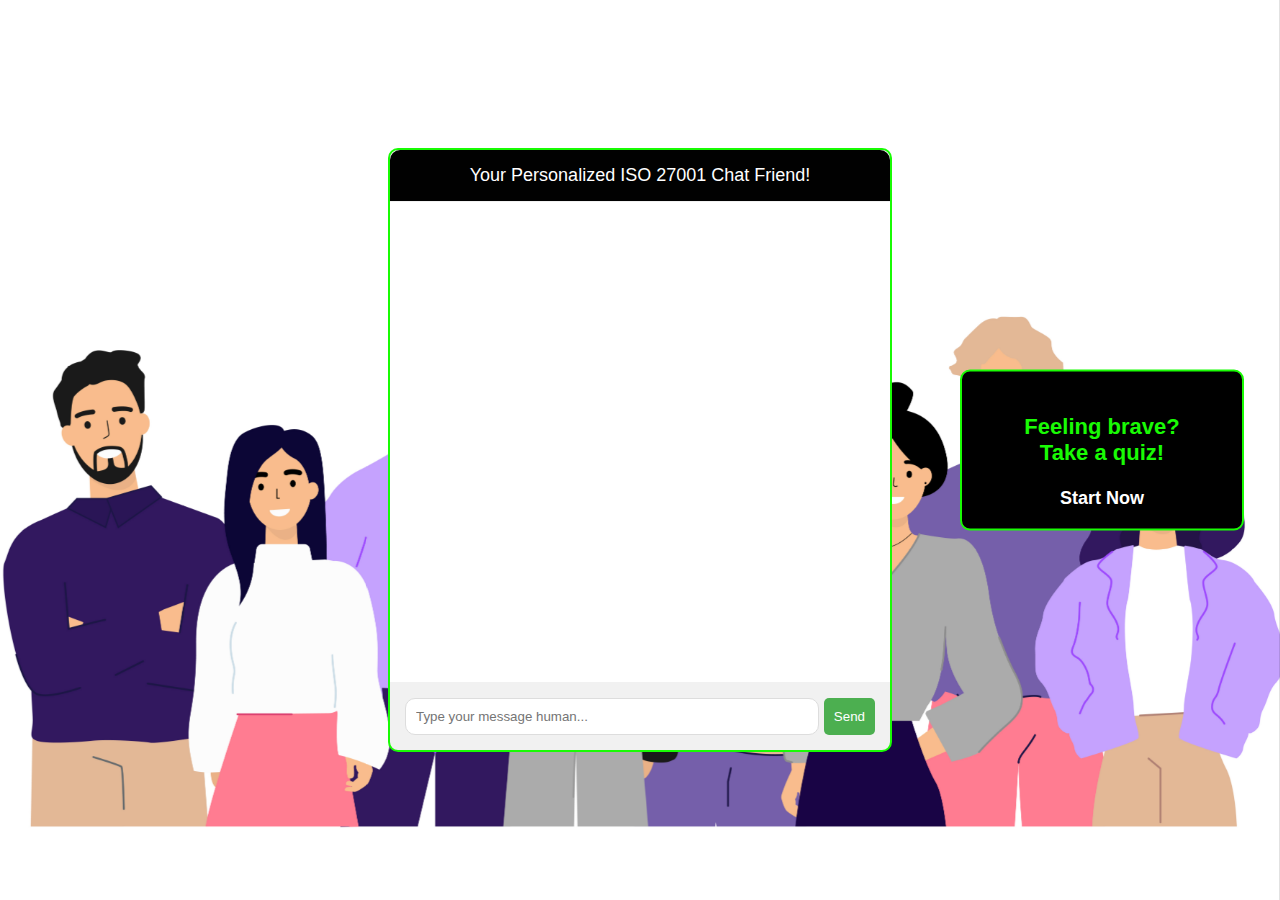
<file: chatbot.html>
<!DOCTYPE html>
<html lang="en">

<head>
    <meta charset="UTF-8">
    <meta name="viewport" content="width=device-width, initial-scale=1.0">
    <title>Simple Chat Widget</title>
    <style>
        /* Updated styling for a larger chat widget centered in the page */
        #chat-box {
            position: absolute;
            top: 50%;
            left: 50%;
            transform: translate(-50%, -50%);
            width: 500px;
            height: 600px;
            background-color: #f1f1f1;
            border-radius: 10px;
            border: 2px solid #19fb04;
            display: flex;
            flex-direction: column;
            justify-content: space-between;
            font-family: Arial, sans-serif;
        }

        #chat-header {
            background-color: #010101;
            color: white;
            padding: 15px;
            text-align: center;
            border-radius: 10px 10px 0 0;
            font-size: 18px;
        }

        #chat-content {
            padding: 15px;
            height: 450px;
            overflow-y: auto;
            background-color: #fff;
        }

        #chat-content p {
            margin: 5px 0;
        }

        .user-message {
            color: #1E90FF;
            font-weight: bold;
        }

        .bot-message {
            color: #1ea11e;
            font-weight: bold;
        }

        #user-message {
            padding: 10px;
            border: 1px solid #ddd;
            border-radius: 10px;
            width: calc(100% - 40px);
            margin-right: 5px;
        }

        #send-button {
            background-color: #4CAF50;
            color: white;
            border: none;
            padding: 10px;
            cursor: pointer;
            border-radius: 5px;
        }

        #send-button:hover {
            background-color: #45a049;
        }

        #chat-input {
            padding: 15px;
            display: flex;
        }

        /* Static Quiz link container */
        #quiz-link-container {
            position: absolute;
            top: 50%;
            left: calc(50% + 320px); /* Positioned to the right of the chat box */
            transform: translateY(-50%);
            background-color: #000;
            padding: 20px;
            border-radius: 10px;
            border: 2px solid #19fb04;
            font-family: Arial, sans-serif;
            width: 240px;
            text-align: center;
        }

        #quiz-link-container p {
            color: #19fb04;
            font-weight: bold;
            font-size: 22px;
        }

        #quiz-link-container a {
            text-decoration: none;
            color: #ffffff;
            font-weight: bold;
            font-size: 18px;
            display: block;
            margin-top: 10px;
            animation: glowing 1.5s infinite; /* Added the glowing animation */
        }

        @keyframes glowing {
            0% {
                text-shadow: 0 0 5px #19fb04, 0 0 10px #19fb04, 0 0 15px #19fb04, 0 0 20px #19fb04;
                color: #ffffff; /* Glowing color */
            }
            50% {
                text-shadow: 0 0 20px #19fb04, 0 0 30px #19fb04, 0 0 40px #19fb04, 0 0 50px #19fb04;
                color: #19fb04; /* Light up */
            }
            100% {
                text-shadow: 0 0 5px #19fb04, 0 0 10px #19fb04, 0 0 15px #19fb04, 0 0 20px #19fb04;
                color: #ffffff; /* Dim again */
            }
        }

        /* Background from original page */
        body.is-preload {
            background: #000;
        }

        #bg {
            background-image: url('images/5471.jpg');
            background-size: cover;
            background-position: center;
            background-attachment: fixed;
            position: fixed;
            top: 0;
            left: 0;
            width: 100%;
            height: 100%;
            z-index: -1;
        }
    </style>
</head>

<body class="is-preload">
    <!-- Background Image -->
    <div id="bg"></div>

    <!-- Chat Box -->
    <div id="chat-box">
        <div id="chat-header">Your Personalized ISO 27001 Chat Friend!</div>
        <div id="chat-content">
            <!-- Chat messages will appear here -->
        </div>
        <div id="chat-input">
            <input type="text" id="user-message" placeholder="Type your message human..." />
            <button id="send-button" onclick="sendMessage()">Send</button>
        </div>
    </div>

    <!-- Static Quiz Link Container -->
    <div id="quiz-link-container">
        <p>Feeling brave? <br> Take a quiz!</p>
        <a href="quiz.html" target="_blank">Start Now</a>
    </div>

    <script>
        const responses = {
            "Hi, how is your day going?": "Oh you know, living the AI dream!",
            "What is your favorite hobby?": "Chatting with you, of course!",
            "What is an Information Security Policy?": "It's how you protect information assets.",
            "What is the scope of a policy?": "It defines what systems and processes it covers.",
            "Who should be the policy owner?": "The person responsible for maintaining the policy.",
            "Why have an effective date?": "It shows when the policy is applied.",
            "What is MFA?": "Multi-Factor Authentication adds extra security layers.",
            "What are ISO 27001 controls?": "They are measures to protect information assets.",
            "What is RBAC?": "Role-Based Access Control limits access based on roles.",
            "When should access be reviewed?": "Regularly to ensure it's still appropriate.",
            "What’s in a password policy?": "It includes rules on complexity and expiration.",
            "What is Segregation of Duties?": "It prevents one person from having too much control."
        };

        function sendMessage() {
            const messageInput = document.getElementById('user-message');
            const chatContent = document.getElementById('chat-content');
            const message = messageInput.value;

            if (message.trim() !== "") {
                const userMessage = document.createElement('p');
                userMessage.textContent = `You: ${message}`;
                userMessage.classList.add('user-message');
                chatContent.appendChild(userMessage);

                const botMessage = document.createElement('p');
                if (responses[message]) {
                    botMessage.textContent = `Bot: ${responses[message]}`;
                } else {
                    botMessage.textContent = "Bot: I'm just a simple bot! You can ask me about ISO 27001 policies or fun questions!";
                }
                botMessage.classList.add('bot-message');
                chatContent.appendChild(botMessage);

                messageInput.value = '';

                chatContent.scrollTop = chatContent.scrollHeight;
            }
        }
    </script>

</body>

</html>
</file>
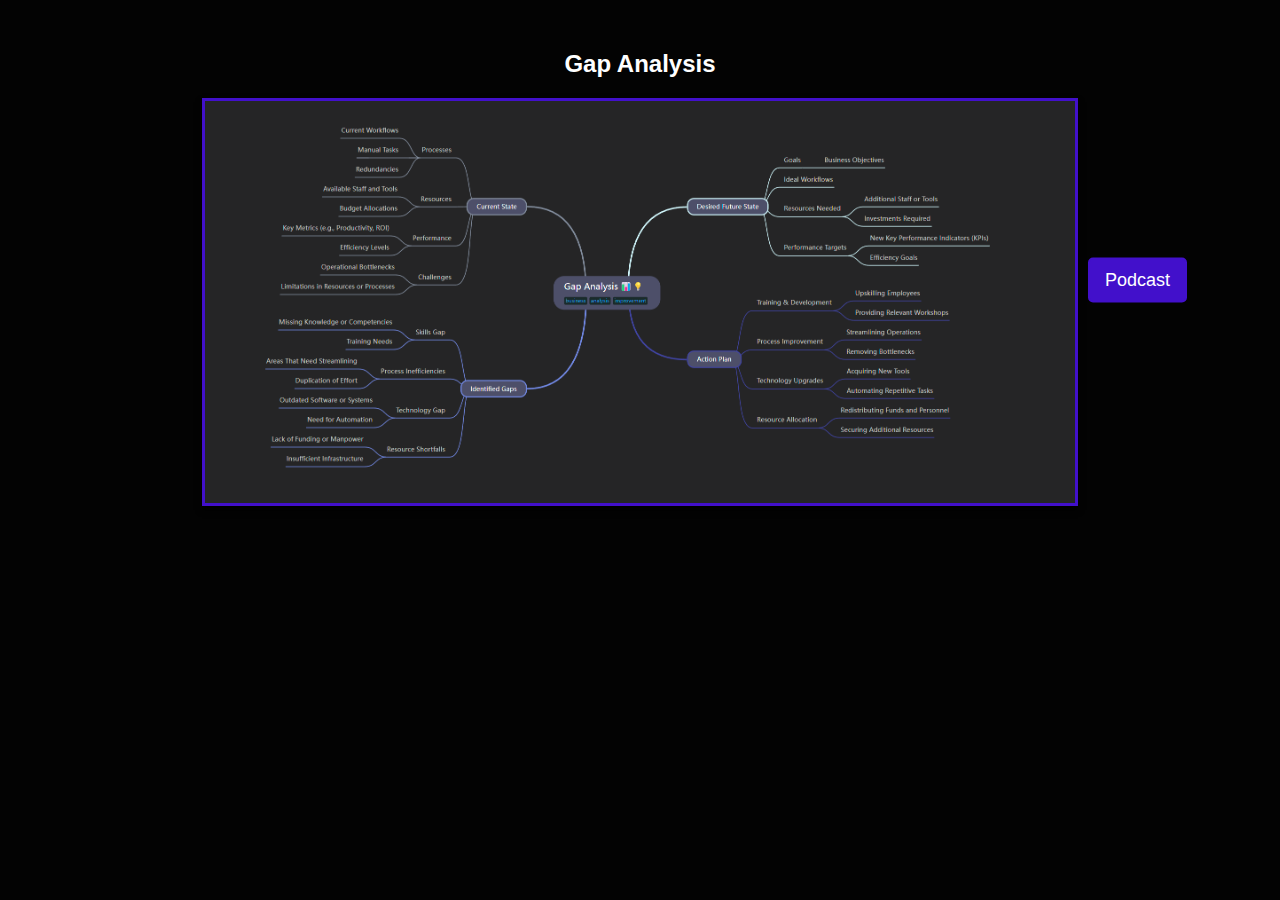
<file: gapanalysis.html>
<!DOCTYPE HTML>
<html>

<head>
    <title>Gap Analysis</title>
    <meta charset="utf-8" />
    <meta name="viewport" content="width=device-width, initial-scale=1, user-scalable=no" />
    <style>
        body {
            font-family: Arial, sans-serif;
            margin: 0;
            padding: 0;
            background-color: #030303; /* Dark background */
            color: #ffffff; /* White text for visibility */
        }

        h2 {
            color: #ffffff; /* Tomato red color for headings */
        }

        .image-section {
            text-align: center;
            margin-top: 50px;
            position: relative;
        }

        .image-section img {
            max-width: 68%; /* Make the image smaller */
            height: auto;
            border: 3px solid #4210cb;
            box-shadow: 0px 4px 6px rgba(0, 0, 0, 0.888); /* Shadow around the image */
        }

        /* Position the link right next to the image */
        .right-link {
            position: absolute;
            top: 50%; /* Align vertically with the image */
            left: 85%; /* Move the link closer to the image */
            transform: translateY(-50%);
            color: #ffffff; /* White text for the link */
            text-decoration: none; /* No underline */
            font-size: 18px; /* Adjust font size as needed */
            border: 2px solid #4210cb; /* Add border around the link */
            padding: 10px 15px;
            background-color: #4210cb; /* Background color for the link */
            border-radius: 5px; /* Rounded corners */
        }

        .right-link:hover {
            background-color: #ff6347; /* Hover effect */
            border-color: #ff6347;
        }
    </style>
</head>

<body>

    <!-- Image Section -->
    <div class="image-section">
        <h2>Gap Analysis</h2>
        <!-- Replace 'images/gap.png' with the correct path to your image -->
        <img src="images/dante.png" alt="Gap Analysis Image">

        <!-- Link to another page positioned very close to the right of the image -->
        <a href="ai.html" class="right-link">Podcast</a>
    </div>

</body>

</html>
</file>
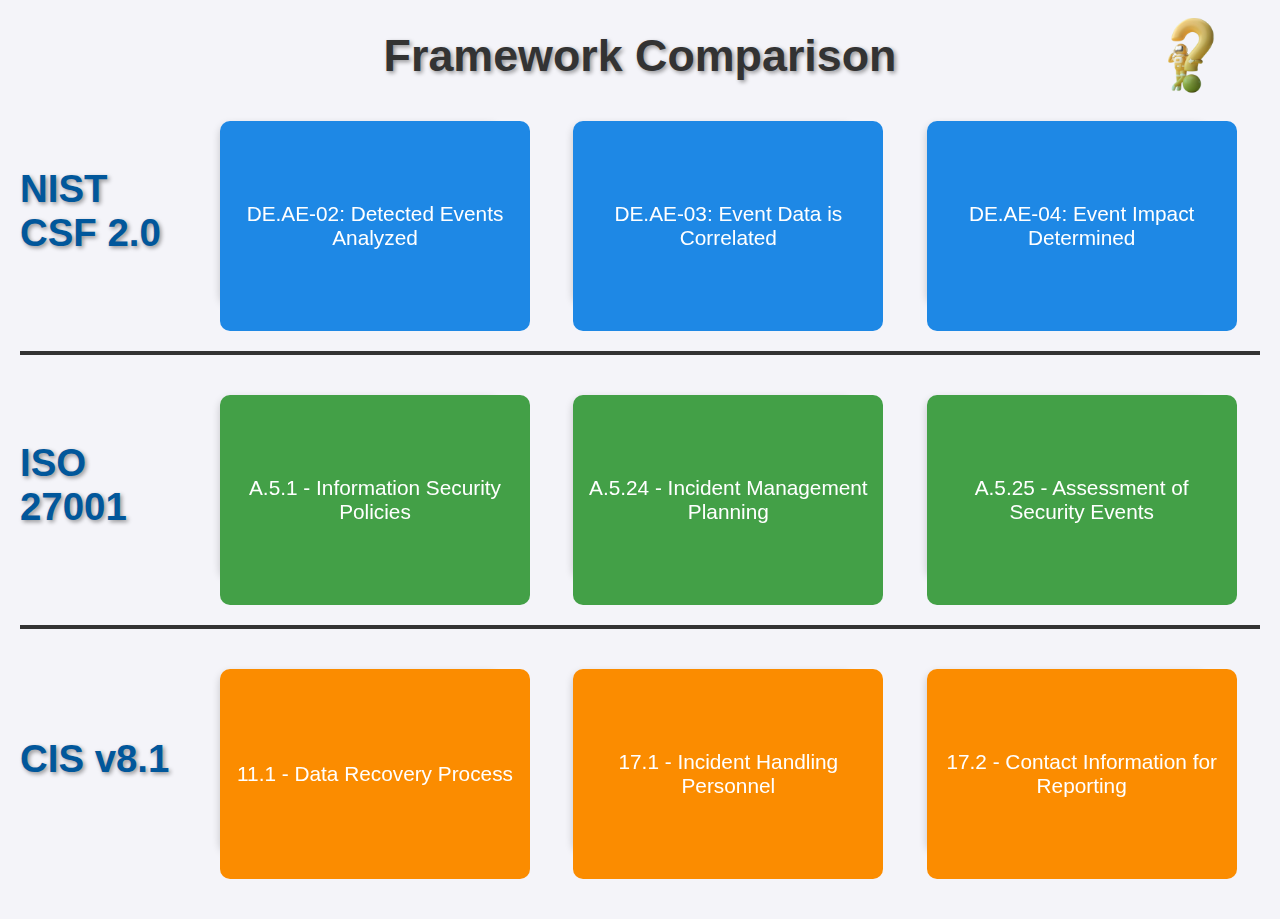
<file: joseph.html>
<!DOCTYPE html>
<html lang="en">

<head>
    <meta charset="UTF-8">
    <meta name="viewport" content="width=device-width, initial-scale=1.0">
    <title>Framework Comparison - Flipping Cards</title>
    <style>
        body {
            font-family: Arial, sans-serif;
            background-color: #f4f4f9;
            margin: 0;
            padding: 20px;
            padding-top: 30px; /* Add padding at the top to make space for the title */
            color: #333;
            text-align: center;
        }

        /* Title section */
        .page-title {
            font-size: 2.8em;
            font-weight: bold;
            color: #333;
            text-shadow: 2px 2px 4px rgba(0, 0, 0, 0.4); /* Adding shadow to the title */
            margin-bottom: 40px; /* Space below the title */
        }

        .framework-section {
            display: flex;
            justify-content: flex-start;
            align-items: center;
            margin-bottom: 50px;
        }

        .framework-title {
            font-size: 2.4em;
            font-weight: bold;
            color: #01579b;
            margin-right: 40px;
            text-align: left;
            flex-shrink: 0;
            width: 160px;
            text-shadow: 2px 2px 4px rgba(0, 0, 0, 0.4);
        }

        .card-container {
            display: grid;
            grid-template-columns: repeat(3, 1fr);
            gap: 20px;
            width: 100%;
            margin: 0 auto;
        }

        /* Flip card styles */
        .flip-card {
            background-color: transparent;
            width: 280px;
            height: 180px;
            perspective: 1000px;
        }

        .flip-card-inner {
            position: relative;
            width: 100%;
            height: 100%;
            text-align: center;
            transition: transform 0.6s;
            transform-style: preserve-3d;
            box-shadow: 0 4px 8px rgba(0, 0, 0, 0.2);
            border-radius: 10px;
        }

        .flip-card:hover .flip-card-inner {
            transform: rotateY(180deg);
        }

        /* Front and back of the card */
        .flip-card-front,
        .flip-card-back {
            position: absolute;
            width: 100%;
            height: 100%;
            -webkit-backface-visibility: hidden;
            backface-visibility: hidden;
            border-radius: 10px;
            padding: 15px;
            display: flex;
            justify-content: center;
            align-items: center;
            font-size: 1.3em;
            color: white;
        }

        .flip-card-front {
            background-color: #01579b;
            color: white;
        }

        .flip-card-back {
            background-color: #333;
            transform: rotateY(180deg);
            font-size: 1.1em;
        }

        /* Colors for frameworks */
        .framework-nist .flip-card-front {
            background-color: #1e88e5;
        }

        .framework-iso .flip-card-front {
            background-color: #43a047;
        }

        .framework-cis .flip-card-front {
            background-color: #fb8c00;
        }

        /* Rating styles */
        .rating {
            font-size: 1.3em;
            margin-bottom: 10px;
            color: #edd60f;
        }

        .comments {
            color: #fff;
            font-size: 1em;
        }

        /* Divider between frameworks */
        .divider {
            width: 100%;
            height: 4px;
            background-color: #333;
            margin: 40px 0;
        }

        /* Image at the top-right corner with on and off glowing effect */
        .top-right-image {
            position: fixed;
            top: 10px;
            right: 48px;
            width: 89px; /* Adjust the size of the image */
            height: auto;
            animation: glowing 3s infinite alternate; /* Glowing animation */
        }
        
        @keyframes glowing {
            0% {
                filter: brightness(100%) saturate(80%); /* Normal state */
            }
            100% {
                filter: brightness(120%) saturate(100%); /* Subtle glow */
            }
        }
        
    </style>
</head>

<body>

    <!-- Image at the top right linking to kehinde.html -->
    <a href="kehinde.html" target="_blank">
        <img src="images/FAQ.png" alt="Go to Kehinde" class="top-right-image">
    </a>

    <!-- Title section -->
    <div class="page-title">Framework Comparison</div>

    <!-- NIST CSF Section -->
    <div class="framework-section framework-nist">
        <div class="framework-title">NIST CSF 2.0</div>
        <div class="card-container">
            <div class="flip-card">
                <div class="flip-card-inner">
                    <div class="flip-card-front">
                        DE.AE-02: Detected Events Analyzed
                    </div>
                    <div class="flip-card-back">
                        <div class="rating">Rating: 8</div>
                        <div class="comments">The plan includes event analysis, but further technical details on how events are analyzed would strengthen this.</div>
                    </div>
                </div>
            </div>
            <div class="flip-card">
                <div class="flip-card-inner">
                    <div class="flip-card-front">
                        DE.AE-03: Event Data is Correlated
                    </div>
                    <div class="flip-card-back">
                        <div class="rating">Rating: 7</div>
                        <div class="comments">More formalized processes for data from multiple sources could enhance the approach.</div>
                    </div>
                </div>
            </div>
            <div class="flip-card">
                <div class="flip-card-inner">
                    <div class="flip-card-front">
                        DE.AE-04: Event Impact Determined
                    </div>
                    <div class="flip-card-back">
                        <div class="rating">Rating: 8</div>
                        <div class="comments">The plan addresses incident severity (P0 to P3) and categorization, which meets this control.</div>
                    </div>
                </div>
            </div>
        </div>
    </div>

    <!-- Divider -->
    <div class="divider"></div>

    <!-- ISO 27001 Section -->
    <div class="framework-section framework-iso">
        <div class="framework-title">ISO 27001</div>
        <div class="card-container">
            <div class="flip-card">
                <div class="flip-card-inner">
                    <div class="flip-card-front">
                        A.5.1 - Information Security Policies
                    </div>
                    <div class="flip-card-back">
                        <div class="rating">Rating: 6</div>
                        <div class="comments">The plan touches on security policies but lacks details about policy approval and how it's communicated to personnel and stakeholders.</div>
                    </div>
                </div>
            </div>
            <div class="flip-card">
                <div class="flip-card-inner">
                    <div class="flip-card-front">
                        A.5.24 - Incident Management Planning
                    </div>
                    <div class="flip-card-back">
                        <div class="rating">Rating: 9</div>
                        <div class="comments">The plan clearly addresses incident management processes and roles, fully satisfying this requirement.</div>
                    </div>
                </div>
            </div>
            <div class="flip-card">
                <div class="flip-card-inner">
                    <div class="flip-card-front">
                        A.5.25 - Assessment of Security Events
                    </div>
                    <div class="flip-card-back">
                        <div class="rating">Rating: 8</div>
                        <div class="comments">Events are categorized by severity (P0 to P3). More details on the assessment criteria could strengthen this further.</div>
                    </div>
                </div>
            </div>
        </div>
    </div>

    <!-- Divider -->
    <div class="divider"></div>

    <!-- CIS v8.1 Section -->
    <div class="framework-section framework-cis">
        <div class="framework-title">CIS v8.1</div>
        <div class="card-container">
            <div class="flip-card">
                <div class="flip-card-inner">
                    <div class="flip-card-front">
                        11.1 - Data Recovery Process
                    </div>
                    <div class="flip-card-back">
                        <div class="rating">Rating: 4</div>
                        <div class="comments">The plan lacks a specific, documented data recovery process that details prioritization, scope, and backup security.</div>
                    </div>
                </div>
            </div>
            <div class="flip-card">
                <div class="flip-card-inner">
                    <div class="flip-card-front">
                        17.1 - Incident Handling Personnel
                    </div>
                    <div class="flip-card-back">
                        <div class="rating">Rating: 9</div>
                        <div class="comments">The roles of Incident Manager and IRT are clearly defined. Adding explicit backup roles could improve this further.</div>
                    </div>
                </div>
            </div>
            <div class="flip-card">
                <div class="flip-card-inner">
                    <div class="flip-card-front">
                        17.2 - Contact Information for Reporting
                    </div>
                    <div class="flip-card-back">
                        <div class="rating">Rating: 8</div>
                        <div class="comments">The plan includes contact information in Appendix A, but ensuring it's updated and accessible is important.</div>
                    </div>
                </div>
            </div>
        </div>
    </div>

</body>

</html>
</file>
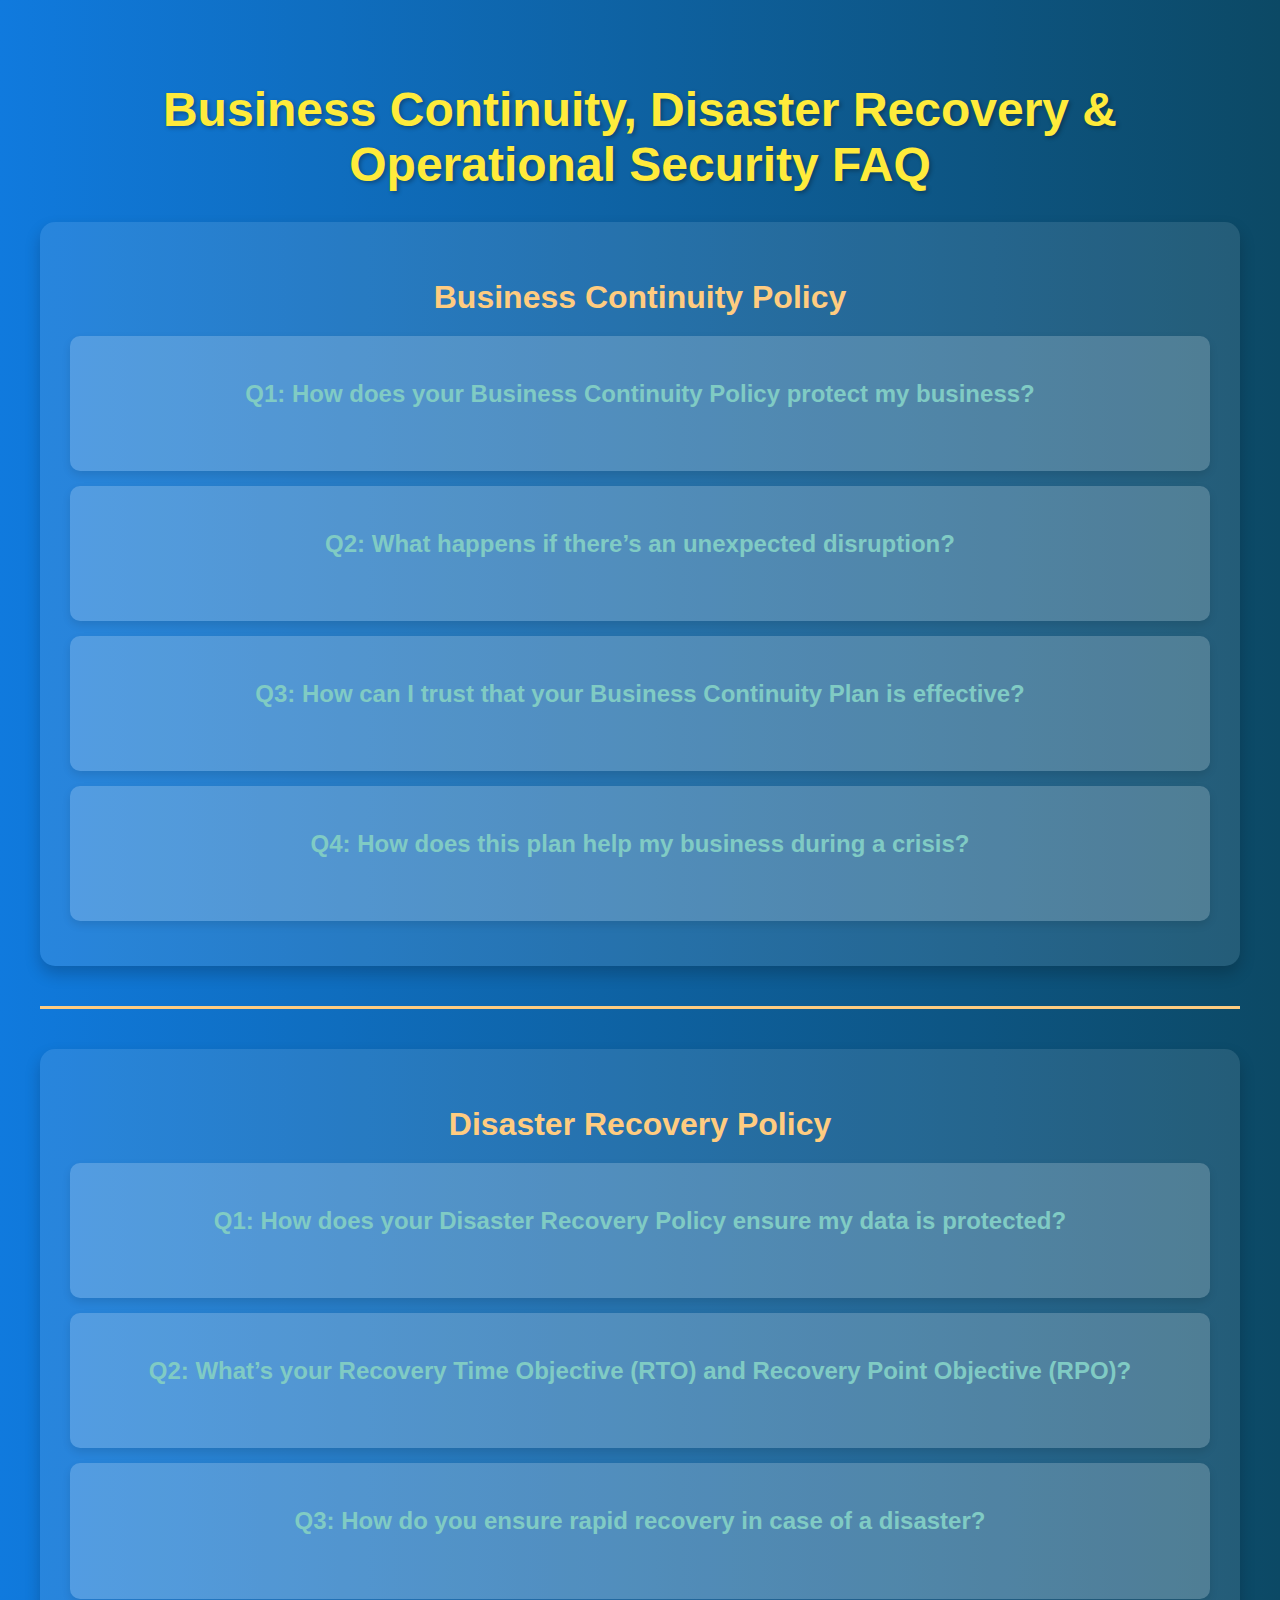
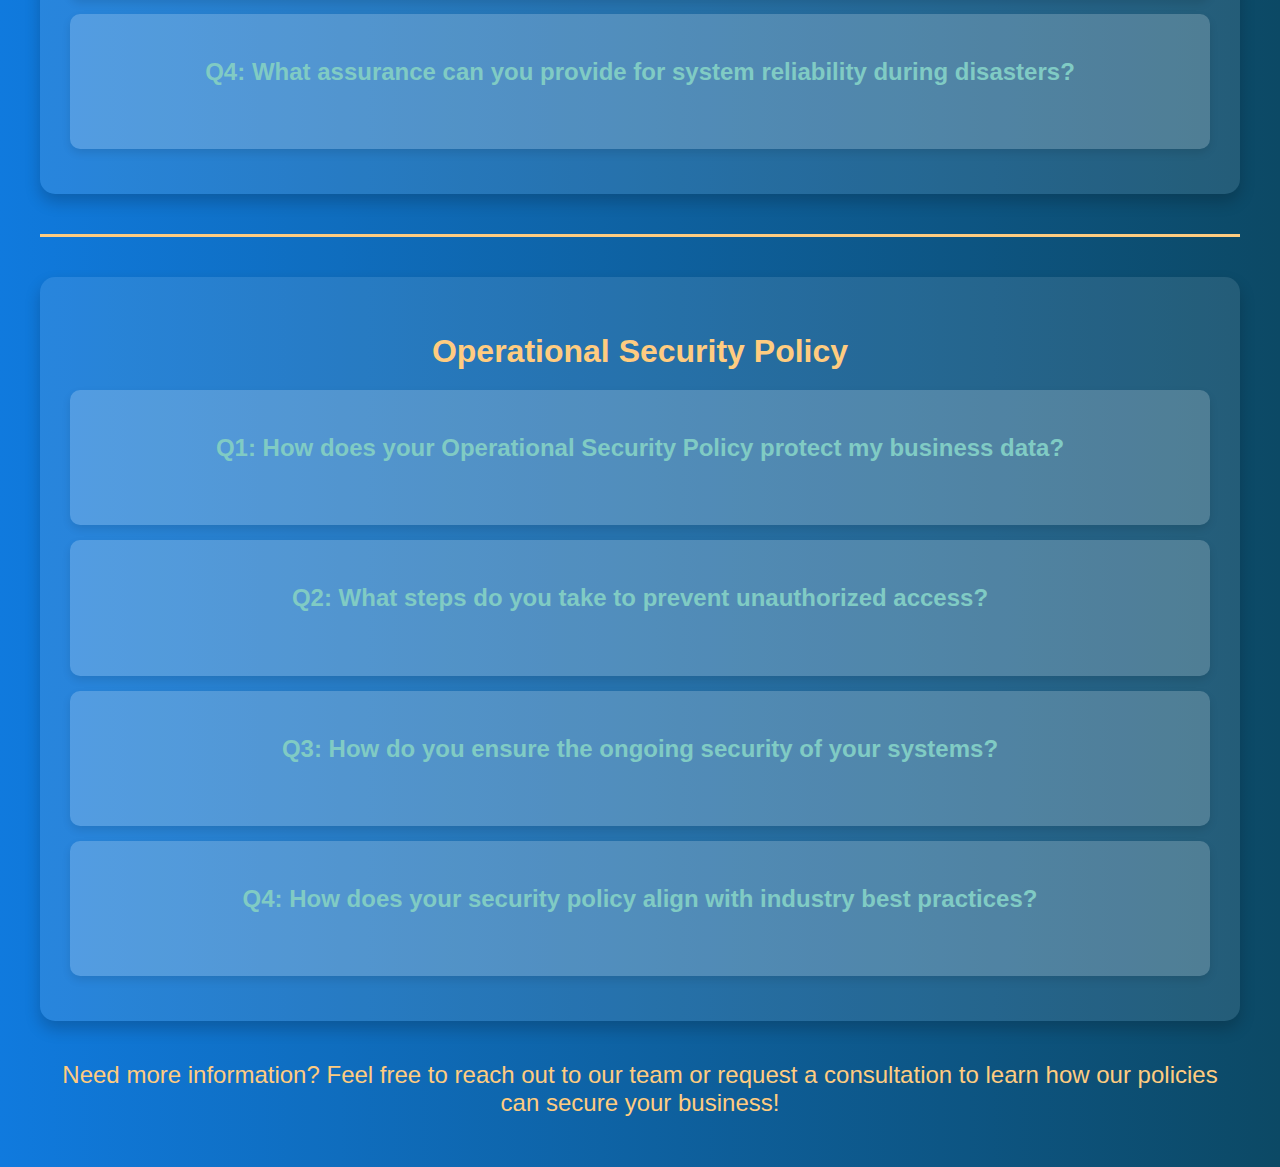
<file: kehinde.html>
<!DOCTYPE html>
<html lang="en">

<head>
    <meta charset="UTF-8">
    <meta name="viewport" content="width=device-width, initial-scale=1.0">
    <title>Business Continuity & Security FAQ</title>
    <style>
        body {
            font-family: Arial, sans-serif;
            background: linear-gradient(to right, #107ade, #0c4965); /* Professional background gradient */
            margin: 0;
            padding: 0;
            color: #fff;
            text-align: center;
        }

        /* Main content container */
        .container {
            padding: 50px 20px;
            max-width: 1200px;
            margin: 0 auto;
        }

        /* Header style */
        h1 {
            font-size: 3em;
            margin-bottom: 30px;
            color: #ffeb3b;
            text-shadow: 2px 2px 4px rgba(0, 0, 0, 0.3);
        }

        /* FAQ section */
        .faq-section {
            background-color: rgba(255, 255, 255, 0.1);
            padding: 30px;
            margin: 20px auto;
            border-radius: 15px;
            box-shadow: 0 8px 16px rgba(0, 0, 0, 0.2);
        }

        /* Question styling */
        .faq-section h2 {
            font-size: 2em;
            color: #ffcc80;
            margin-bottom: 20px;
        }

        /* Individual FAQ items */
        .faq-item {
            background-color: rgba(255, 255, 255, 0.2);
            margin: 15px 0;
            padding: 20px;
            border-radius: 10px;
            box-shadow: 0 4px 8px rgba(0, 0, 0, 0.1);
            transition: background-color 0.3s ease;
        }

        .faq-item:hover {
            background-color: rgba(255, 255, 255, 0.3);
        }

        .faq-item h3 {
            font-size: 1.5em;
            color: #80cbc4;
            cursor: pointer;
            transition: color 0.3s ease;
        }

        .faq-item:hover h3 {
            color: #ffcc80;
        }

        /* Hide the answer initially */
        .faq-item p {
            font-size: 1.2em;
            color: #f5f5f5;
            opacity: 0; /* Hidden by default */
            max-height: 0; /* Set max height to zero initially */
            overflow: hidden;
            transition: opacity 0.3s ease, max-height 0.3s ease;
        }

        /* Show the answer on hover */
        .faq-item:hover p {
            opacity: 1; /* Visible on hover */
            max-height: 300px; /* Set a high enough max height to show full answer */
        }

        /* Footer message */
        .footer-message {
            margin-top: 40px;
            font-size: 1.5em;
            color: #ffcc80;
        }

        /* Shape divider between sections */
        .divider {
            width: 100%;
            height: 3px;
            background-color: #ffcc80;
            margin: 40px 0;
        }

    </style>
</head>

<body>

    <!-- Main container -->
    <div class="container">
        <!-- Page title -->
        <h1>Business Continuity, Disaster Recovery & Operational Security FAQ</h1>
        
        <!-- FAQ Section: Business Continuity -->
        <div class="faq-section">
            <h2>Business Continuity Policy</h2>

            <!-- FAQ items -->
            <div class="faq-item">
                <h3>Q1: How does your Business Continuity Policy protect my business?</h3>
                <p>A: Our Business Continuity Policy ensures that critical operations remain functional during any disruption, minimizing downtime and ensuring your business can continue delivering to customers without interruptions.</p>
            </div>

            <div class="faq-item">
                <h3>Q2: What happens if there’s an unexpected disruption?</h3>
                <p>A: In case of an unexpected disruption, our Business Continuity Plan (BCP) is activated immediately. We seamlessly manage operations, prioritize essential processes, and maintain communication, ensuring your business stays on track.</p>
            </div>

            <div class="faq-item">
                <h3>Q3: How can I trust that your Business Continuity Plan is effective?</h3>
                <p>A: We perform regular testing and simulations of our Business Continuity Plan to ensure it is up-to-date and efficient. This allows us to respond swiftly and effectively, keeping your business running without delays.</p>
            </div>

            <div class="faq-item">
                <h3>Q4: How does this plan help my business during a crisis?</h3>
                <p>A: Our plan minimizes the impact of potential disruptions by maintaining operational capacity. This ensures that your business stays competitive, compliant, and resilient in any crisis situation.</p>
            </div>
        </div>

        <!-- Divider -->
        <div class="divider"></div>

        <!-- FAQ Section: Disaster Recovery -->
        <div class="faq-section">
            <h2>Disaster Recovery Policy</h2>

            <div class="faq-item">
                <h3>Q1: How does your Disaster Recovery Policy ensure my data is protected?</h3>
                <p>A: Our Disaster Recovery Policy guarantees that your critical data and systems are securely backed up and fully recoverable after any major incident, helping you avoid data loss and downtime.</p>
            </div>

            <div class="faq-item">
                <h3>Q2: What’s your Recovery Time Objective (RTO) and Recovery Point Objective (RPO)?</h3>
                <p>A: We offer industry-leading RTO and RPO: your systems will be restored within an agreed timeframe, and data is backed up frequently to ensure minimal data loss, typically measured in hours or less.</p>
            </div>

            <div class="faq-item">
                <h3>Q3: How do you ensure rapid recovery in case of a disaster?</h3>
                <p>A: Our Disaster Recovery Plan is regularly tested, and we use redundant backup systems. This ensures quick restoration of critical IT services, allowing your business to continue running smoothly with minimal interruption.</p>
            </div>

            <div class="faq-item">
                <h3>Q4: What assurance can you provide for system reliability during disasters?</h3>
                <p>A: Through continuous testing and improvement of our recovery plans, we ensure resilience. This gives you peace of mind knowing your systems and data are protected and recoverable under any circumstances.</p>
            </div>
        </div>

        <!-- Divider -->
        <div class="divider"></div>

        <!-- FAQ Section: Operational Security -->
        <div class="faq-section">
            <h2>Operational Security Policy</h2>

            <div class="faq-item">
                <h3>Q1: How does your Operational Security Policy protect my business data?</h3>
                <p>A: Our Operational Security Policy provides the highest level of protection for your data through advanced access control, continuous system monitoring, and compliance with ISO 27001 standards, ensuring your data is secure.</p>
            </div>

            <div class="faq-item">
                <h3>Q2: What steps do you take to prevent unauthorized access?</h3>
                <p>A: We enforce role-based access control (RBAC) and multi-factor authentication (MFA) to ensure that only authorized personnel have access to your sensitive data and systems, significantly reducing the risk of unauthorized access.</p>
            </div>

            <div class="faq-item">
                <h3>Q3: How do you ensure the ongoing security of your systems?</h3>
                <p>A: We continuously monitor all systems for security threats and apply regular patches to fix vulnerabilities. This helps to protect your data from evolving cyber threats and ensures the ongoing safety of your systems.</p>
            </div>

            <div class="faq-item">
                <h3>Q4: How does your security policy align with industry best practices?</h3>
                <p>A: Our Operational Security framework is fully aligned with ISO 27001 standards, guaranteeing that we follow industry-leading best practices. You can trust us to safeguard your critical business assets.</p>
            </div>
        </div>

        <!-- Footer message -->
        <div class="footer-message">
            Need more information? Feel free to reach out to our team or request a consultation to learn how our policies can secure your business!
        </div>

    </div>
</body>

</html>
</file>
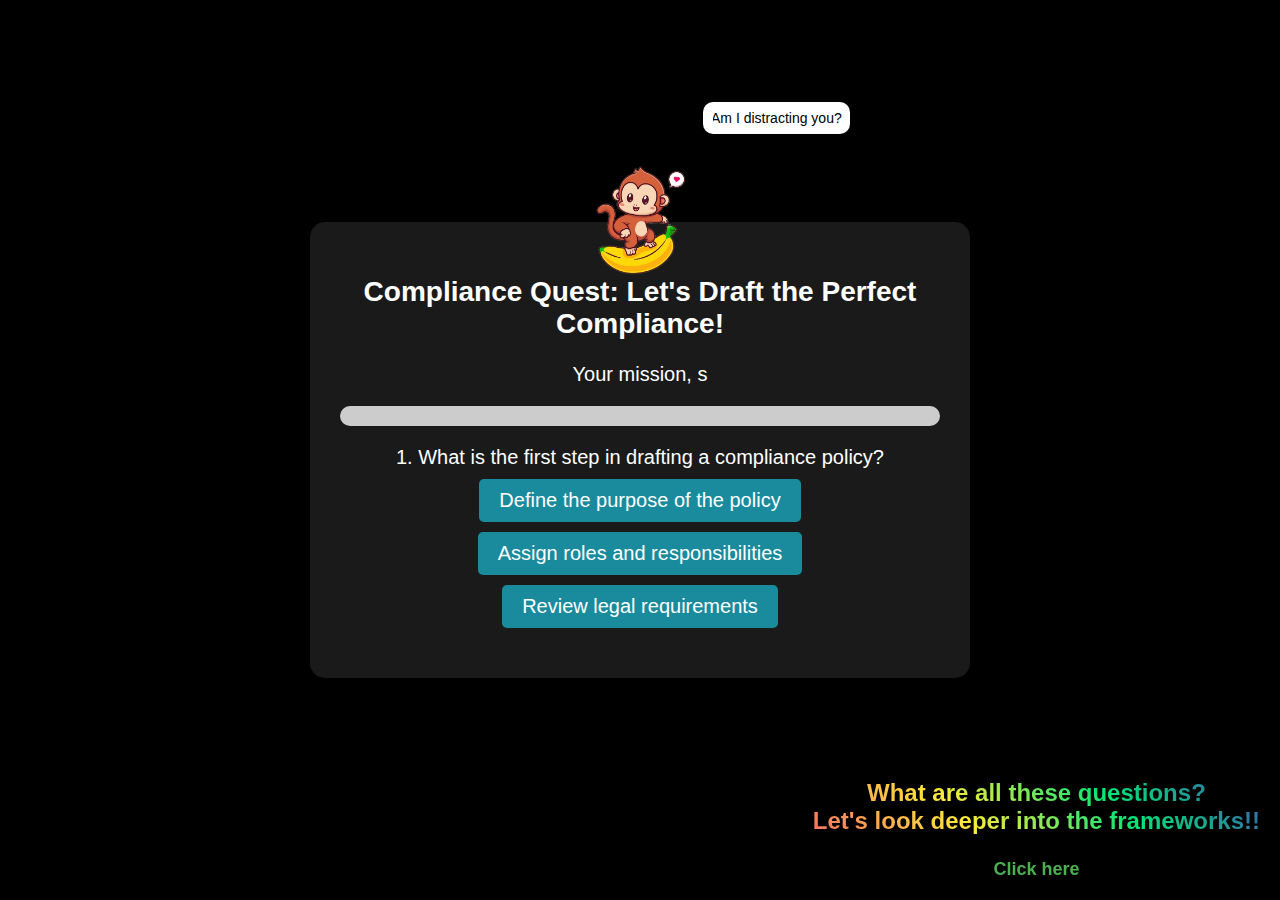
<file: quiz.html>
<!DOCTYPE html>
<html lang="en">
<head>
    <meta charset="UTF-8">
    <meta name="viewport" content="width=device-width, initial-scale=1.0">
    <title>Compliance Quest Quiz</title>
    <style>
        body {
            font-family: Arial, sans-serif;
            background-color: black; /* Black background */
            color: white; /* White text for better visibility */
            display: flex;
            justify-content: center;
            align-items: center;
            height: 100vh;
            margin: 0;
            padding: 0;
            flex-direction: column;
        }
            /* Colorful gradient text for the paragraph */
            #quiz-link-container p {
                font-size: 1.5em;
                background: linear-gradient(45deg, #ff6f61, #ffeb3b, #00e676, #3f51b5);
                -webkit-background-clip: text;
                -webkit-text-fill-color: transparent;
                font-weight: bold;
            }

            /* Colorful link with hover effect */
            #quiz-link-container a {
                font-size: 1.2em;
                font-weight: bold;
                color: #ff6f61; /* Initial color */
                text-decoration: none;
                transition: color 0.3s ease;
            }

            #quiz-link-container a:hover {
                color: #00e676; /* Color changes on hover */
            }

        .quiz-container {
            background-color: rgba(255, 255, 255, 0.1); /* Semi-transparent for style */
            padding: 30px;
            border-radius: 15px;
            box-shadow: 0px 6px 12px rgba(0, 0, 0, 0.2);
            text-align: center;
            width: 80%;
            max-width: 600px;
            position: relative;
        }

        h2 {
            font-size: 28px;
            color: white; /* White heading */
        }

        p, label, button {
            font-size: 20px;
            color: white; /* White text for buttons, labels, etc. */
        }

        button {
            margin-top: 10px;
            padding: 10px 20px;
            background-color: #198b9d;
            color: white;
            border: none;
            border-radius: 5px;
            cursor: pointer;
        }

        button:hover {
            background-color: #45a049;
        }

        .question {
            margin: 20px 0;
        }

        .question.correct {
            color: green;
        }

        .question.incorrect {
            color: red;
        }

        .hidden {
            display: none;
        }

        .progress-bar {
            margin-bottom: 20px;
            height: 20px;
            background-color: #ccc;
            border-radius: 10px;
            overflow: hidden;
        }

        .progress {
            height: 100%;
            background-color: #4caf50;
            width: 0;
        }

        /* Bigger Monkey in the Quiz Box */
        .monkey-container {
            position: absolute;
            top: -70px; /* Adjust to keep within the box */
            left: 50%;
            transform: translateX(-50%);
            transform-origin: top center; /* Sets the pivot point for the swinging */
            animation: swing 3s ease-in-out infinite;
        }

        @keyframes swing {
            0% { transform: translateX(-50%) rotate(0deg); }
            25% { transform: translateX(-50%) rotate(15deg); }
            50% { transform: translateX(-50%) rotate(0deg); }
            75% { transform: translateX(-50%) rotate(-15deg); }
            100% { transform: translateX(-50%) rotate(0deg); }
        }

        .monkey {
            width: 140px; /* Increase monkey size */
        }

        /* Speech Bubble */
        .speech-bubble {
            position: absolute;
            top: -50px; /* Align with the monkey's height */
            left: 95%; /* Move the bubble directly next to the monkey */
            background-color: white;
            padding: 8px;
            border-radius: 10px;
            color: black;
            font-size: 14px;
            width: max-content;
            text-align: center;
            box-shadow: 0px 4px 8px rgba(0, 0, 0, 0.1);
        }

        .speech-bubble::after {
            content: '';
            position: absolute;
            top: 50%;
            left: -10px; /* Place tail directly at the edge pointing to the monkey */
            transform: translateY(-50%);
            border-width: 10px;
            border-style: solid;
            border-color: transparent white transparent transparent;
        }

        /* Result Text Styling */
        #result-title {
            font-size: 30px; /* Larger for emphasis */
            margin-bottom: 10px;
        }

        #result-message {
            font-size: 24px; /* Bigger message font */
        }

        /* Link Styling for Bottom-Right Position */
        #quiz-link-container {
            position: fixed;
            bottom: 20px; /* Distance from the bottom */
            right: 20px;  /* Distance from the right */
            text-align: center;
            color: white;
        }

        #quiz-link-container a {
            color: #4caf50; /* Green color for the link */
            text-decoration: none;
            font-size: 18px;
            font-weight: bold;
        }

        #quiz-link-container a:hover {
            text-decoration: underline;
        }
    </style>
</head>
<body>

    <div class="quiz-container">
        <!-- Bigger Swinging Monkey Inside the Quiz Container -->
        <div class="monkey-container">
            <img class="monkey" src="images/monkey.png" alt="Swinging Monkey">
            <!-- Speech Bubble -->
            <div class="speech-bubble">
            Am I distracting you?
            </div>
        </div>

        <h2>Compliance Quest: Let's Draft the Perfect Compliance!</h2>
        <p id="mission-text"></p> <!-- This will use the typewriter effect for the full mission statement -->
        
        <div class="progress-bar">
            <div class="progress" id="progress"></div>
        </div>

        <!-- Quiz Form with 7 Questions -->
        <div id="question-1" class="question">
            <label>1. What is the first step in drafting a compliance policy?</label><br>
            <button onclick="checkAnswer('q1', 'Define the purpose of the policy')">Define the purpose of the policy</button>
            <button onclick="checkAnswer('q1', 'Assign roles and responsibilities')">Assign roles and responsibilities</button>
            <button onclick="checkAnswer('q1', 'Review legal requirements')">Review legal requirements</button>
        </div>

        <div id="question-2" class="question hidden">
            <label>2. What should be included in compliance controls?</label><br>
            <button onclick="checkAnswer('q2', 'Monitoring mechanisms')">Monitoring mechanisms</button>
            <button onclick="checkAnswer('q2', 'Employee salaries')">Employee salaries</button>
            <button onclick="checkAnswer('q2', 'Company revenue reports')">Company revenue reports</button>
        </div>

        <div id="question-3" class="question hidden">
            <label>3. Why is it important to review compliance policies regularly?</label><br>
            <button onclick="checkAnswer('q3', 'To ensure they align with current laws')">To ensure they align with current laws</button>
            <button onclick="checkAnswer('q3', 'To update the company logo')">To update the company logo</button>
            <button onclick="checkAnswer('q3', 'To increase employee salaries')">To increase employee salaries</button>
        </div>

        <div id="question-4" class="question hidden">
            <label>4. What is the role of compliance audits?</label><br>
            <button onclick="checkAnswer('q4', 'To identify gaps in compliance')">To identify gaps in compliance</button>
            <button onclick="checkAnswer('q4', 'To monitor company sales')">To monitor company sales</button>
            <button onclick="checkAnswer('q4', 'To review employee contracts')">To review employee contracts</button>
        </div>

        <div id="question-5" class="question hidden">
            <label>5. Who is responsible for implementing compliance policies?</label><br>
            <button onclick="checkAnswer('q5', 'All employees')">All employees</button>
            <button onclick="checkAnswer('q5', 'Only management')">Only management</button>
            <button onclick="checkAnswer('q5', 'Legal department')">Legal department</button>
        </div>

        <div id="question-6" class="question hidden">
            <label>6. What should be done if a compliance violation is identified?</label><br>
            <button onclick="checkAnswer('q6', 'Report it immediately')">Report it immediately</button>
            <button onclick="checkAnswer('q6', 'Ignore it')">Ignore it</button>
            <button onclick="checkAnswer('q6', 'Discuss it during the annual review')">Discuss it during the annual review</button>
        </div>

        <div id="question-7" class="question hidden">
            <label>7. Why is employee training important in compliance?</label><br>
            <button onclick="checkAnswer('q7', 'To ensure understanding of regulations')">To ensure understanding of regulations</button>
            <button onclick="checkAnswer('q7', 'To improve job satisfaction')">To improve job satisfaction</button>
            <button onclick="checkAnswer('q7', 'To meet legal requirements only')">To meet legal requirements only</button>
        </div>

        <div id="result" class="hidden">
            <h3 id="result-title"></h3>
            <p id="result-message"></p>
        </div>
    </div>

    <script>
        let currentQuestion = 1;
        let correctAnswers = 0;
        const totalQuestions = 7;

        const correctAnswersList = {
            q1: 'Define the purpose of the policy',
            q2: 'Monitoring mechanisms',
            q3: 'To ensure they align with current laws',
            q4: 'To identify gaps in compliance',
            q5: 'All employees',
            q6: 'Report it immediately',
            q7: 'To ensure understanding of regulations'
        };

        function checkAnswer(questionId, answer) {
            if (answer === correctAnswersList[questionId]) {
                correctAnswers++;
            }
            document.getElementById('question-' + currentQuestion).classList.add('hidden');
            currentQuestion++;
            if (currentQuestion <= totalQuestions) {
                document.getElementById('question-' + currentQuestion).classList.remove('hidden');
            } else {
                displayResult();
            }
            updateProgress();
        }

        function updateProgress() {
            const progress = document.getElementById('progress');
            const width = (currentQuestion - 1) / totalQuestions * 100;
            progress.style.width = width + '%';
        }

        function displayResult() {
            const resultTitle = document.getElementById('result-title');
            const resultMessage = document.getElementById('result-message');
            const percentage = Math.round((correctAnswers / totalQuestions) * 100); // Rounded percentage
        
            if (percentage > 50) {
                resultTitle.innerHTML = "Wow, look at you, compliance genius!";
                resultTitle.style.color = "green"; // Change title color to green for positive results
                resultMessage.innerHTML = `You got ${correctAnswers} out of ${totalQuestions} correct (${percentage}%). You're well on your way to mastering compliance.`;
            } else {
                resultTitle.innerHTML = "Maybe compliance isn’t your strong suit...";
                resultTitle.style.color = "red"; // Change title color to red for negative results
                resultMessage.innerHTML = `You only got ${correctAnswers} out of ${totalQuestions} correct (${percentage}%). Time to brush up on those policies!`;
            }
        
            document.getElementById('result').classList.remove('hidden');
        }
        

        // Mission Impossible Typewriter Effect
        const missionText = "Your mission, should you choose to accept it, is to draft the perfect compliance policy for a fictional company. Answer the questions correctly to move forward! This message will self-destruct in 10 seconds... just kidding!";
        let i = 0;
        const speed = 50; // Speed of typing

        function typeWriter() {
            if (i < missionText.length) {
                document.getElementById("mission-text").innerHTML += missionText.charAt(i);
                i++;
                setTimeout(typeWriter, speed);
            }
        }

        window.onload = function() {
            typeWriter(); // Trigger typewriter effect on load
        };
    </script>

    <!-- Bottom-right link -->
    <div id="quiz-link-container">
        <p>What are all these questions? <br> Let's look deeper into the frameworks!!</p>
        <a href="joseph.html" target="_blank">Click here</a>
    </div>

</body>
</html>
</file>
